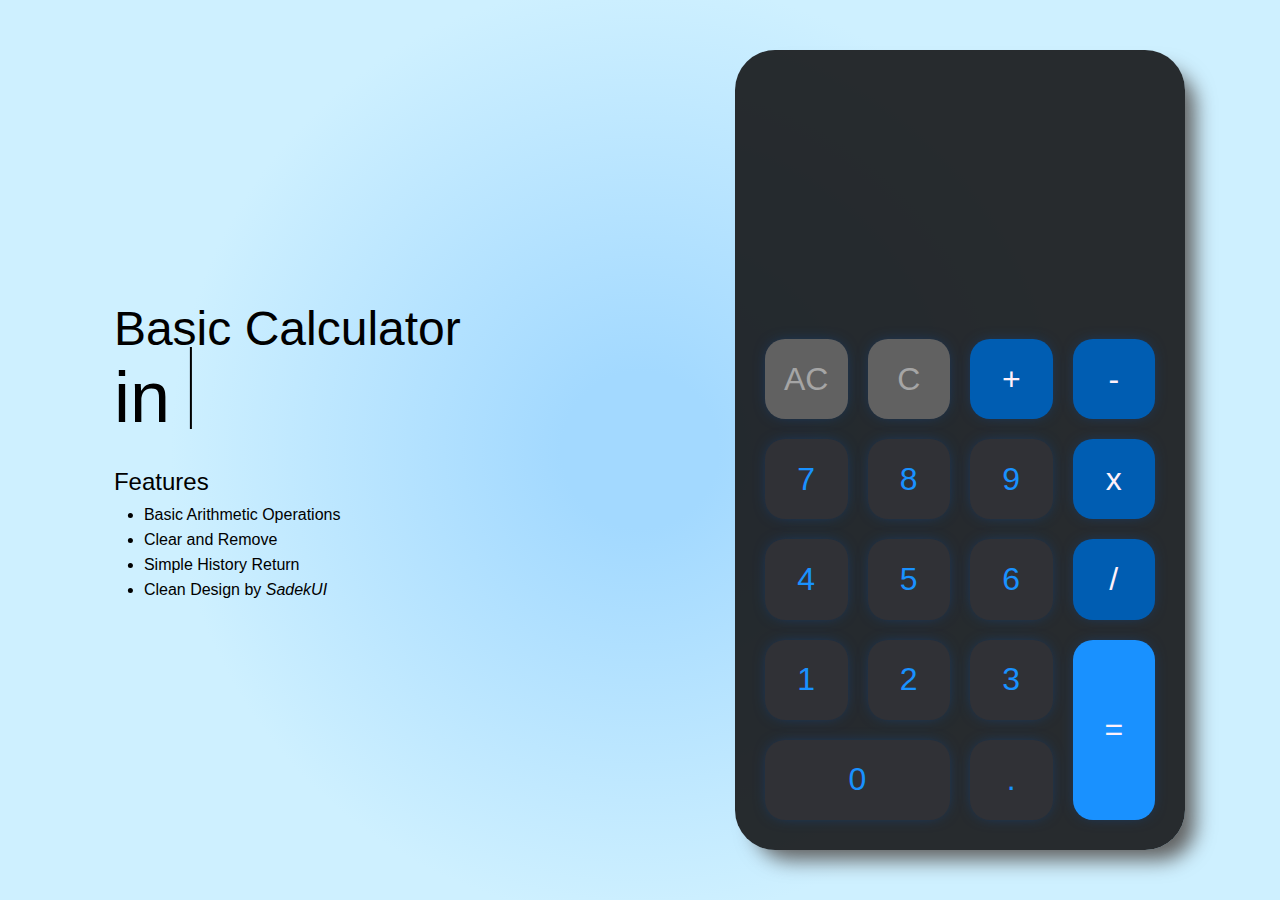
<file: index.html>
<!DOCTYPE html>
<html lang="en">
<head>
    <meta charset="UTF-8">
    <meta name="viewport" content="width=device-width, initial-scale=1.0">
    <link rel="stylesheet" href="styles/index.css">
    <link rel="stylesheet" href="styles/responsive.css">
    <link rel="stylesheet" href="styles/component.css">
    <script src="scripts/variables.js" defer></script>
    <script src="scripts/style.js" defer></script>
    <script src="scripts/keys.js" defer></script>
    <script src="scripts/calculate.js" defer></script>
    <title>Basic Math Calculator in JS</title>
</head>
<body>
    <div class="container">
        <div class="left">
            <div class="text-container">
                <p class="title"><span class="firstline"><span class="letter-change">B</span><span class="letter-change">a</span><span class="letter-change">s</span><span class="letter-change">i</span><span class="letter-change">c</span> <span class="letter-change">C</span><span class="letter-change">a</span><span class="letter-change">l</span><span class="letter-change">c</span><span class="letter-change">u</span><span class="letter-change">l</span><span class="letter-change">a</span><span class="letter-change">t</span><span class="letter-change">o</span><span class="letter-change">r</span></span><span class="secondline"><span class="letter-change">i</span><span class="letter-change">n</span> <span class="js-text" data-text="JavaScript">JavaScript</span></span></p>
                <div class="features-container">
                    <p class="feature-title"><span>F</span><span>e</span><span>a</span><span>t</span><span>u</span><span>r</span><span>e</span><span>s</span></p>
                    <ul class="features-list">
                        <li class="feature">Basic Arithmetic Operations</li>
                        <li class="feature">Clear and Remove</li>
                        <li class="feature">Simple History Return</li>
                        <li class="feature">Clean Design by <a href="https://www.figma.com/@sadekui" target="_blank">SadekUI</a></li>
                    </ul>
                </div>
            </div>
        </div>
        <div class="right">
           <div class="calculator-body">
                <div class="screen screen-initial">
                    <div class="upper-screen">
                        <!-- <button class="history-container">
                            <div class="operation-container">44 + 33</div>
                            <div class="answer-container">
                                <p class="equal-sign">=</p>
                                <p class="answer">77</p>
                            </div>
                        </button> -->
                    </div>
                    <div class="bottom-screen">
                        <button class="operation-container">
                            <div class="operation-text active"></div>
                        </button>
                        <!-- <div class="answer-container">
                            <p class="equal-sign">=</p>
                            <p class="answer">100</p>
                        </div> -->
                    </div>
                </div>
                <div class="buttons-container">
                    <button class="keys" id="all-clear">AC</button>
                    <button class="keys" id="clear">C</button>
                    <button class="keys operator">+</button>
                    <button class="keys operator">-</button>
                    <button class="keys numpad">7</button>
                    <button class="keys numpad">8</button>
                    <button class="keys numpad">9</button>
                    <button class="keys operator">x</button>
                    <button class="keys numpad">4</button>
                    <button class="keys numpad">5</button>
                    <button class="keys numpad">6</button>
                    <button class="keys operator">/</button>
                    <button class="keys numpad">1</button>
                    <button class="keys numpad">2</button>
                    <button class="keys numpad">3</button>
                    <button class="keys equal">=</button>
                    <button class="keys numpad">0</button>
                    <button class="keys dot">.</button>
                </div>
           </div>
        </div>
    </div>
</body>
</html>
</file>
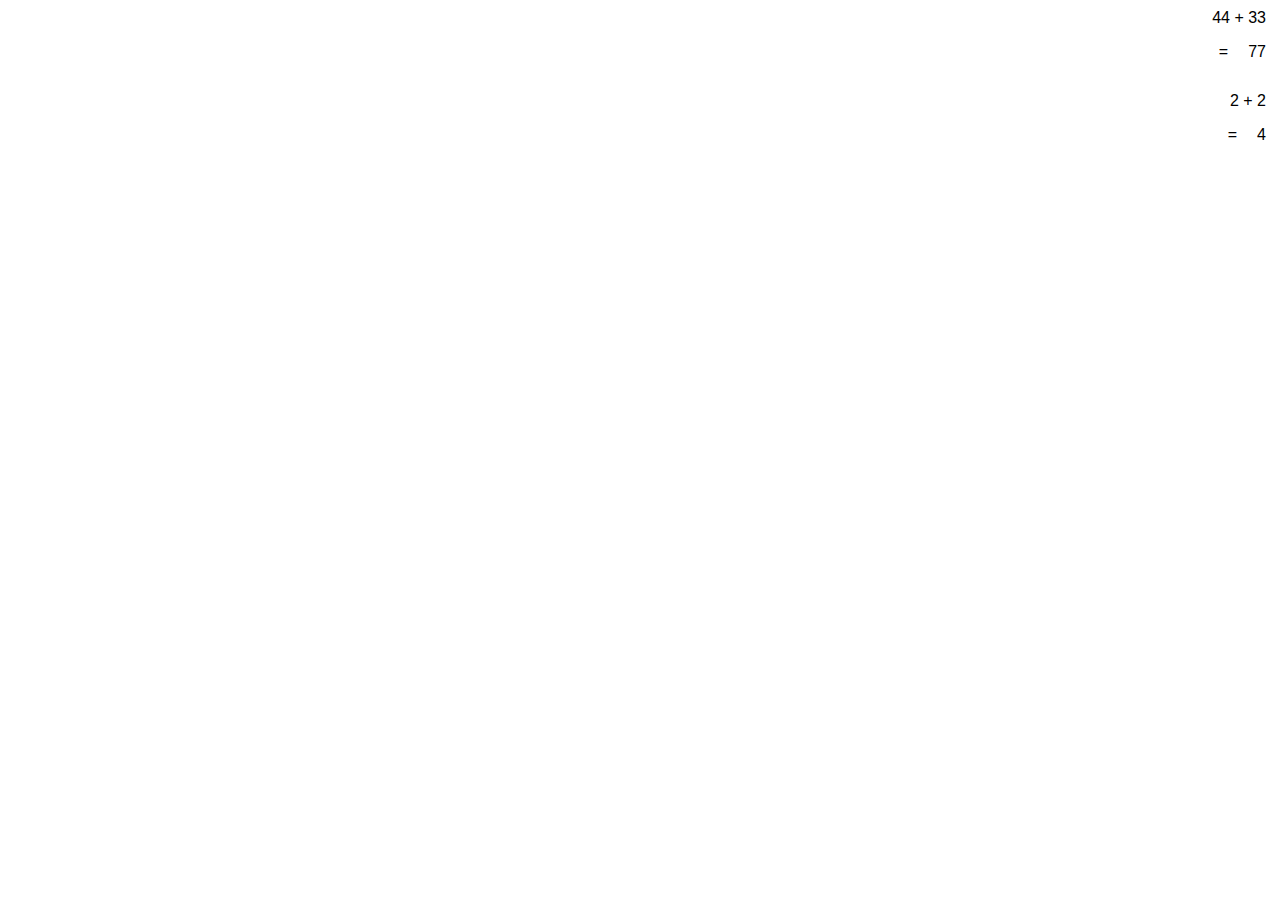
<file: components/upper_screen/upper_screen.html>
<!DOCTYPE html>
<html lang="en">
<head>
    <meta charset="UTF-8">
    <meta name="viewport" content="width=device-width, initial-scale=1.0">
    <link rel="stylesheet" href="style.css">
    <title>Document</title>
</head>
<body>
    <div class="upper-screen">
        <button class="history-container" id="history-1">
            <div class="operation-container">44 + 33</div>
            <div class="answer-container">
                <p class="equal-sign">=</p>
                <p class="answer">77</p>
            </div>
        </button>
        <button class="history-container" id="history-2">
            <div class="operation-container">2 + 2</div>
            <div class="answer-container">
                <p class="equal-sign">=</p>
                <p class="answer">4</p>
            </div>
        </button>
    </div>
</body>
</html>
</file>
<file: styles/index.css>
@import url('https://fonts.cdnfonts.com/css/lt-binary-neue');

:root {
    --white: #FFF1FA;
    --num-color: #1991FF;
    --clear-color: #A5A5A5;
    --oper__key-color: #005DB2;
    --num__key-color: #303136; 
    --clear__key-color: #616161;
    --js-text: #f0db4f;
    --initial-font_size: 3rem;
    font-family: 'LT Binary Neue', sans-serif;
}

* {
    margin: 0;
    padding: 0;
    box-sizing: border-box;
}

body {
    background-image: radial-gradient(circle at 50% 50%, #a3d9ff 10%, #cef0ff 60%);
}

.container {
    width: 100%;
    height: 100dvh;
    min-height: 900px;
}

.container {
    display: flex;
    align-items: center;
    justify-content: center;
}

.left, .right {
    width: 50%;
    height: 100%;
}

.left {
    cursor: default;
    position: relative;
}

.text-container {
    display: flex;
    flex-direction: column;
    gap: 30px;
    position: absolute;
    top: 50%;
    left: 50%;
    transform: translate(-50%, -50%);
}

.text-container .title {
    font-size: 3rem;
    display: flex;
    flex-direction: column;
}

.text-container .letter-change {
    transition: 0.1s;
}

.text-container .letter-change:hover {
    color: var(--js-text);
}

.text-container .title .secondline {
    font-size: 4.5rem;
    width: max-content;
    min-width: min-content;
}

.text-container .title .js-text {
    color: transparent;
    position: relative;
}

.text-container .title .js-text::after {
    color: var(--js-text);
    border-right: 2px solid #000;
    width: 0%;
    height: max-content;
    overflow: hidden;
    content: attr(data-text);
    position: absolute;
    top: -13%;
    left: 0;
    animation: js_text 10s linear infinite;
}

.feature-title {
    font-size: 1.5rem;
    transition: 0.1s;
}

.feature-title span:hover {
    color: var(--js-text);
}

.features-list {
    display: flex;
    flex-direction: column;
    gap: 7px;
    margin-top: 10px;
}

.feature {
    margin-left: 30px;
    transition: 0.3s;
    transform-origin: center left;
    width: max-content;
}

.feature:hover {
    color: var(--js-text);
    transform: scale(1.05);
}

.feature a {
    color: #000;
    text-decoration: none;
    font-style: italic;
    transition: 0.3s;
}

.feature:hover a {
    color: var(--num-color);
}

.right {
    display: flex;
    align-items: center;
    justify-content: center;
}

.calculator-body {
    background-color: #17181ae9;
    border-radius: 40px;
    box-shadow: 15px 15px 20px -5px var(--clear__key-color);
    max-width: 450px;
    width: 100%;
    height: 800px;
    padding: 30px;
    display: flex;
    flex-direction: column;
}

.screen {
    color: var(--white);
    padding: 30px 0 10px;
    height: 35%;
    display: flex;
    flex-direction: column;
    text-align: right;
    overflow: hidden;
}

.upper-screen {
    display: flex;
    flex-direction: column;
    align-items: flex-end;
    gap: 13px;
}

.buttons-container {
    height: 65%;
    width: 100%;
    display: grid;
    gap: 20px;
    grid-template-columns: repeat(4, 1fr);
    grid-template-rows: repeat(5, 1fr);
}

.buttons-container .keys {
    background-color: var(--num__key-color);
    border-radius: 20px;
    border: none;
    box-shadow: 0 0 15px -5px #144583;
    color: var(--num-color);
    font-size: 2rem;
    transition: 0.3s;
}

.buttons-container .keys:hover {
    filter: brightness(1.4);
}

.buttons-container .keys:is(:nth-of-type(1), :nth-of-type(2)) {
    background-color: var(--clear__key-color);
    color: var(--clear-color);
}

.buttons-container .keys:is(
    :nth-of-type(3), 
    :nth-of-type(4),
    :nth-of-type(8),
    :nth-of-type(12)
    ) {
    background-color: var(--oper__key-color);
    color: var(--white);
}

.buttons-container .keys:nth-of-type(16) {
    background-color: #1991FF;
    grid-column: 4 / 5;
    grid-row: 4 / 6;
    color: var(--white);
}

.buttons-container .keys:nth-of-type(17) {
    grid-column: 1 / 3;
}

@keyframes js_text {
    0%, 5%, 12%, 14% {
        width: 0%;
        border-right: 2px solid #000;
    } 6%, 11% {
        width: 0%;
        border-right: none;
    } 15%, 29%, 37%, 44%, 49%, 56%, 61%, 68%, 73%, 80%, 85%, 90% {
        border-right: 2px solid #000;
    } 38%, 43%, 50%, 55%, 62%, 67%, 74%, 79%, 86%, 89% {
        border-right: none;
    }30%, 90% {
        width: 100%;
    } 100% {
        width: 0%;
    }
}
</file>
<file: styles/responsive.css>
@media screen and (max-width: 1200px) {
    .text-container .title {
        font-size: 2.3rem;
    }
    
    .text-container .title .secondline {
        font-size: 3.5rem;
    }
}

@media screen and (max-width: 1000px) {
    .container {
        flex-direction: column;
        height: auto;
        min-height: auto;
    }

    .left, .right {
        width: 100%;
    }

    .left {
        height: 500px;
    }

    .right {
        max-height: 1000px;
        height: 100dvh;
        min-height: 600px;
    }

    .text-container .title .js-text::after {
        top: -10%;
    }
}

@media screen and (max-width: 500px) {
    :root {
        --initial-font_size: 2.5rem;
    }

    .text-container .title {
        font-size: 2rem;
    }
    
    .text-container .title .secondline {
        font-size: 2.5rem;
    }

    .calculator-body {
        border-radius: 20px;
        width: 300px;
        height: 600px;
        padding: 30px;
    }

    .right {
        max-height: 700px;
    }

    .buttons-container .keys {
        border-radius: 10px;
        font-size: 1.3rem;
    }
}
</file>
<file: styles/component.css>
.screen-initial {
    justify-content: flex-end;
}

.history-active {
    justify-content: space-between;
}

.bottom-screen .operation-container {
    background-color: transparent;
    border: none;
}

.bottom-screen .operation-text {
    color: var(--white);
    cursor: pointer;
    font-size: 1rem;
    transition: 0.5s;
    text-align: right;
    white-space: nowrap;
    float: right;
}

.bottom-screen .operation-text.active {
    font-size: var(--initial-font_size);
    cursor: text;
}

.bottom-screen .answer-container {
    font-size: var(--initial-font_size);
}

.answer-container {
    display: flex;
    justify-content: right;
    gap: 20px;
}

.history-container {
    background-color: transparent;
    border: none;
    cursor: pointer;
    color: var(--clear-color);
    font-size: 1rem;
    text-align: right;
    width: max-content;
}

.key-press {
    filter: brightness(0.8) !important;
    transform: scale(0.95);
}

.mid-font {
    font-size: calc(var(--initial-font_size) - 1rem) !important;
}

.small-font {
    font-size: calc(var(--initial-font_size) - 1.8rem) !important;
}
</file>
<file: components/upper_screen/style.css>
.upper-screen {
    display: flex;
    flex-direction: column;
    align-items: flex-end;
    gap: 13px;
}

.answer-container {
    display: flex;
    justify-content: right;
    gap: 20px;
}

.history-container {
    background-color: transparent;
    border: none;
    cursor: pointer;
    color: var(--clear-color);
    font-size: 1rem;
    text-align: right;
    width: max-content;
}
</file>
